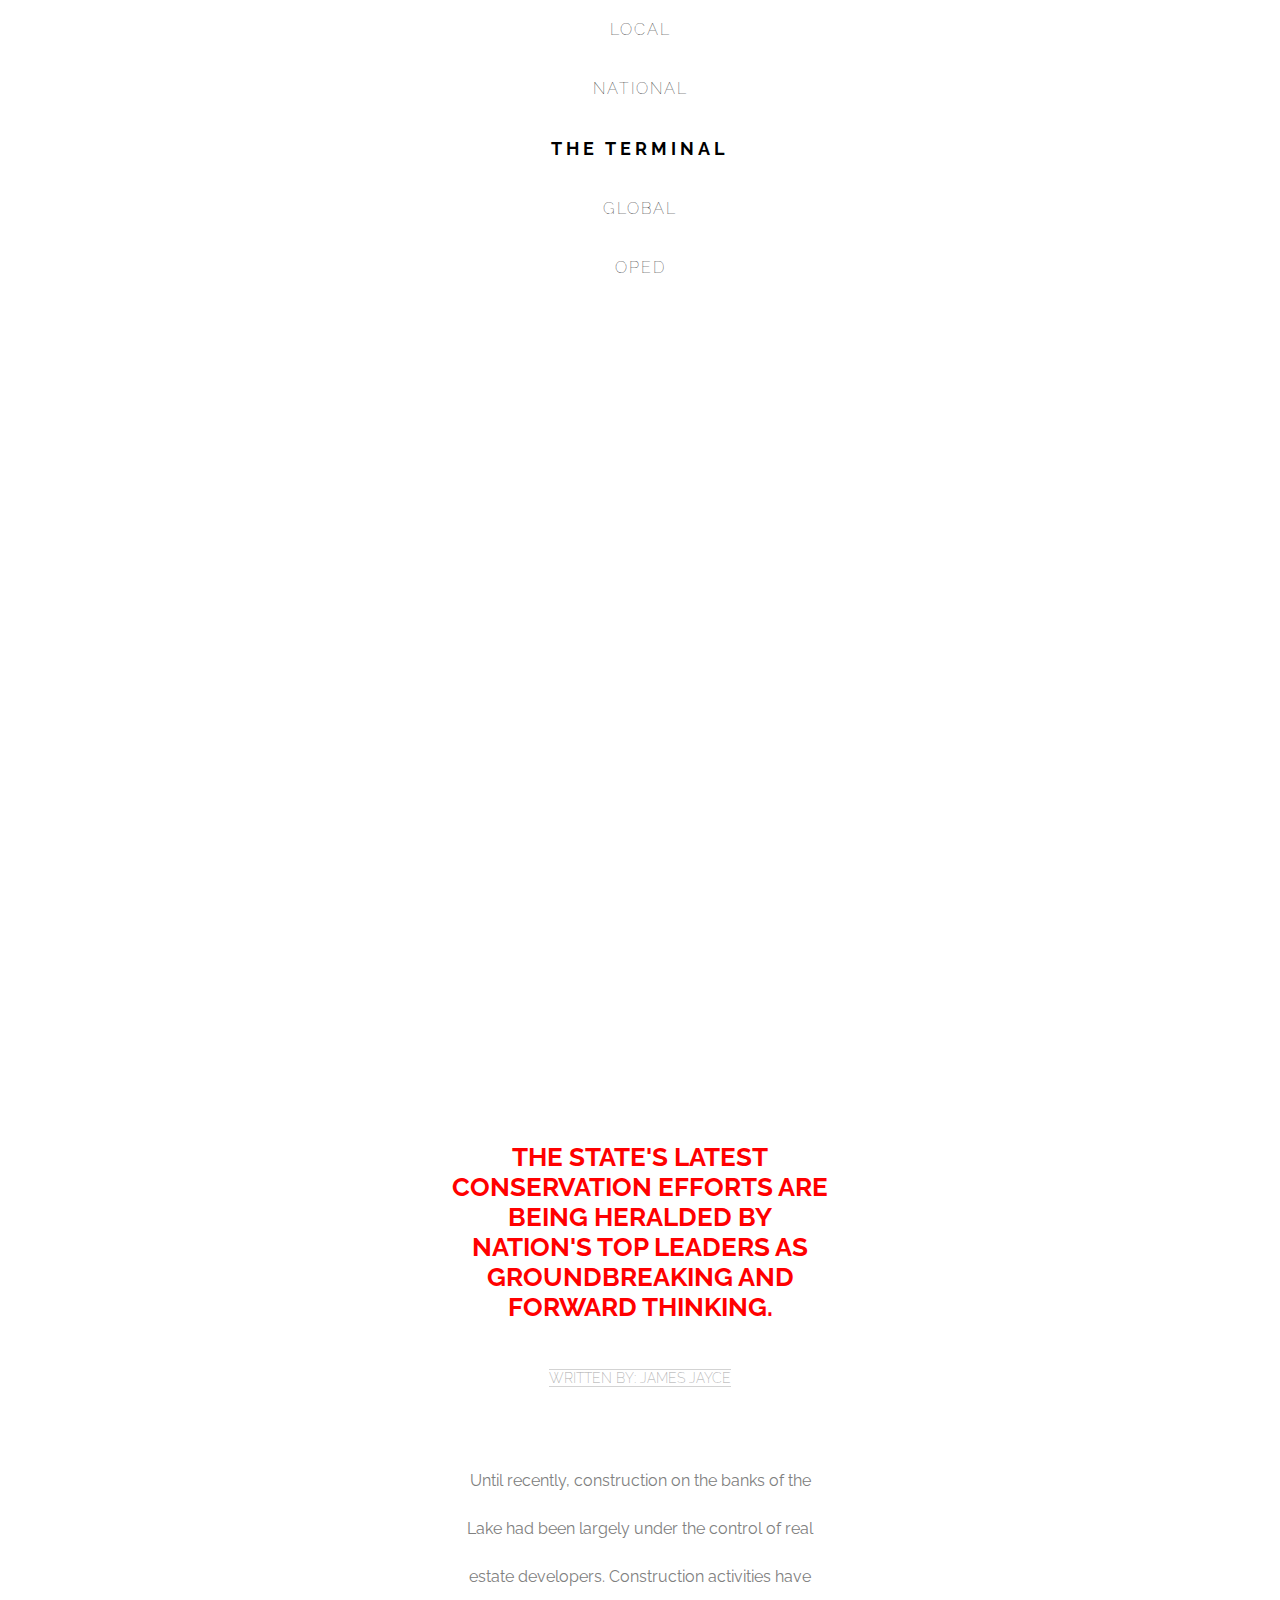
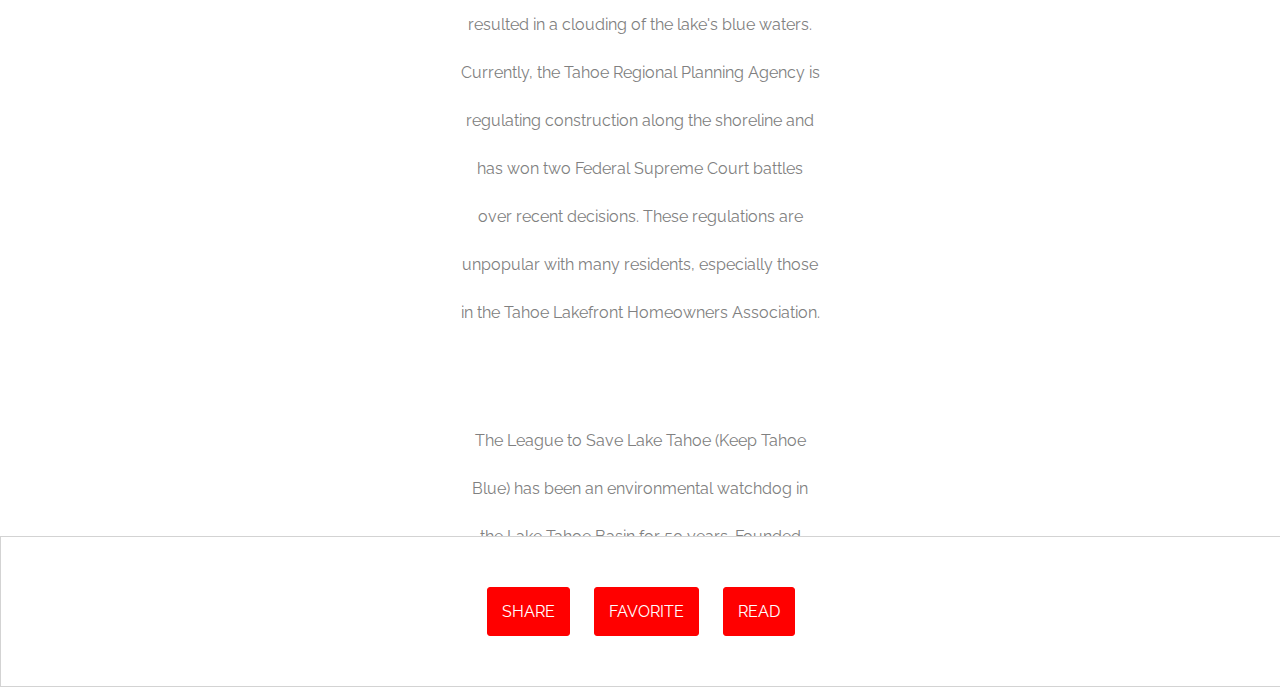
<file: CSS/Box Model/index.html>
<!DOCTYPE html>
<html>
<head>
  <title>The Terminal - Your Source for Fact-Based News</title>
  <link href="https://fonts.googleapis.com/css?family=Amatic+SC|Raleway:100,200,600,700" rel="stylesheet">
  <link rel="stylesheet" href="style.css">
</head>
<body>

  <nav class="navigation">
    <ul>
      <li>LOCAL</li>
      <li>NATIONAL</li>
      <li class="logo">THE TERMINAL</li>
      <li>GLOBAL</li>
      <li>OPED</li>
      <li class="donate">DONATE</li>
    </ul>
  </nav>

  <div id="banner">
    <div class="content">
      <h1>Conservation Efforts at Lake Tahoe Being Praised by Nation's Leaders</h1>
    </div>
  </div>

  <div id="main" class="content">
    <h3>THE STATE'S LATEST CONSERVATION EFFORTS ARE BEING HERALDED BY NATION'S TOP LEADERS AS GROUNDBREAKING AND FORWARD THINKING.</h3>
    <span class="byline">WRITTEN BY: JAMES JAYCE</span>
    <p>Until recently, construction on the banks of the Lake had been largely under the control of real estate developers. Construction activities have resulted in a clouding of the lake's blue waters. Currently, the Tahoe Regional Planning Agency is regulating construction along the shoreline and has won two Federal Supreme Court battles over recent decisions. These regulations are unpopular with many residents, especially those in the Tahoe Lakefront Homeowners Association.</p>

    <p>The League to Save Lake Tahoe (Keep Tahoe Blue) has been an environmental watchdog in the Lake Tahoe Basin for 50 years. Founded when a proposal to build a four-lane highway around the lake (with a bridge over the entrance to Emerald Bay) was proposed in 1957, the League has thwarted poorly designed development projects and environmentally unsound planning. The League embraces responsible and diversified use of the Lake's resources while protecting and restoring its natural attributes.</p>

    <div class="pull-quote">
      <h2>"THE LEAGUE EMBRACES RESPONSIBLE AND DIVERSIFIED USE OF THE LAKE'S RESOURCES WHILE PROTECTING AND RESTORING ITS NATURAL ATTRIBUTES"</h2>
    </div>

    <p>Since 1980, the Lake Tahoe Interagency Monitoring Program (LTIMP) has been measuring stream discharge and concentrations of nutrients and sediment in up to 10 tributary streams in the Lake Tahoe Basin, California-Nevada. The objectives of the LTIMP are to acquire and disseminate the water quality information necessary to support science-based environmental planning and decision making in the basin. The LTIMP is a cooperative program with support from 12 federal and state agencies with interests in the Tahoe Basin. This data set, together with more recently acquired data on urban runoff water quality, is being used by the Lahontan Regional Water Quality Control Board to develop a program (mandated by the Clean Water Act) to limit the flux of nutrients and fine sediment to the Lake.</p>

    <p>UC Davis remains a primary steward of the lake. The UC Davis Tahoe Environmental Research Center is dedicated to research, education and public outreach, and to providing objective scientific information for restoration and sustainable use of the Lake Tahoe Basin. Each year, it produces a well-publicized "State of the Lake" assessment report.</p>
  </div>

  <div class="share">
    <a href="#">SHARE</a>
    <a href="#">FAVORITE</a>
    <a href="#">READ</a>
  </div>

</body>
</html>
</file>
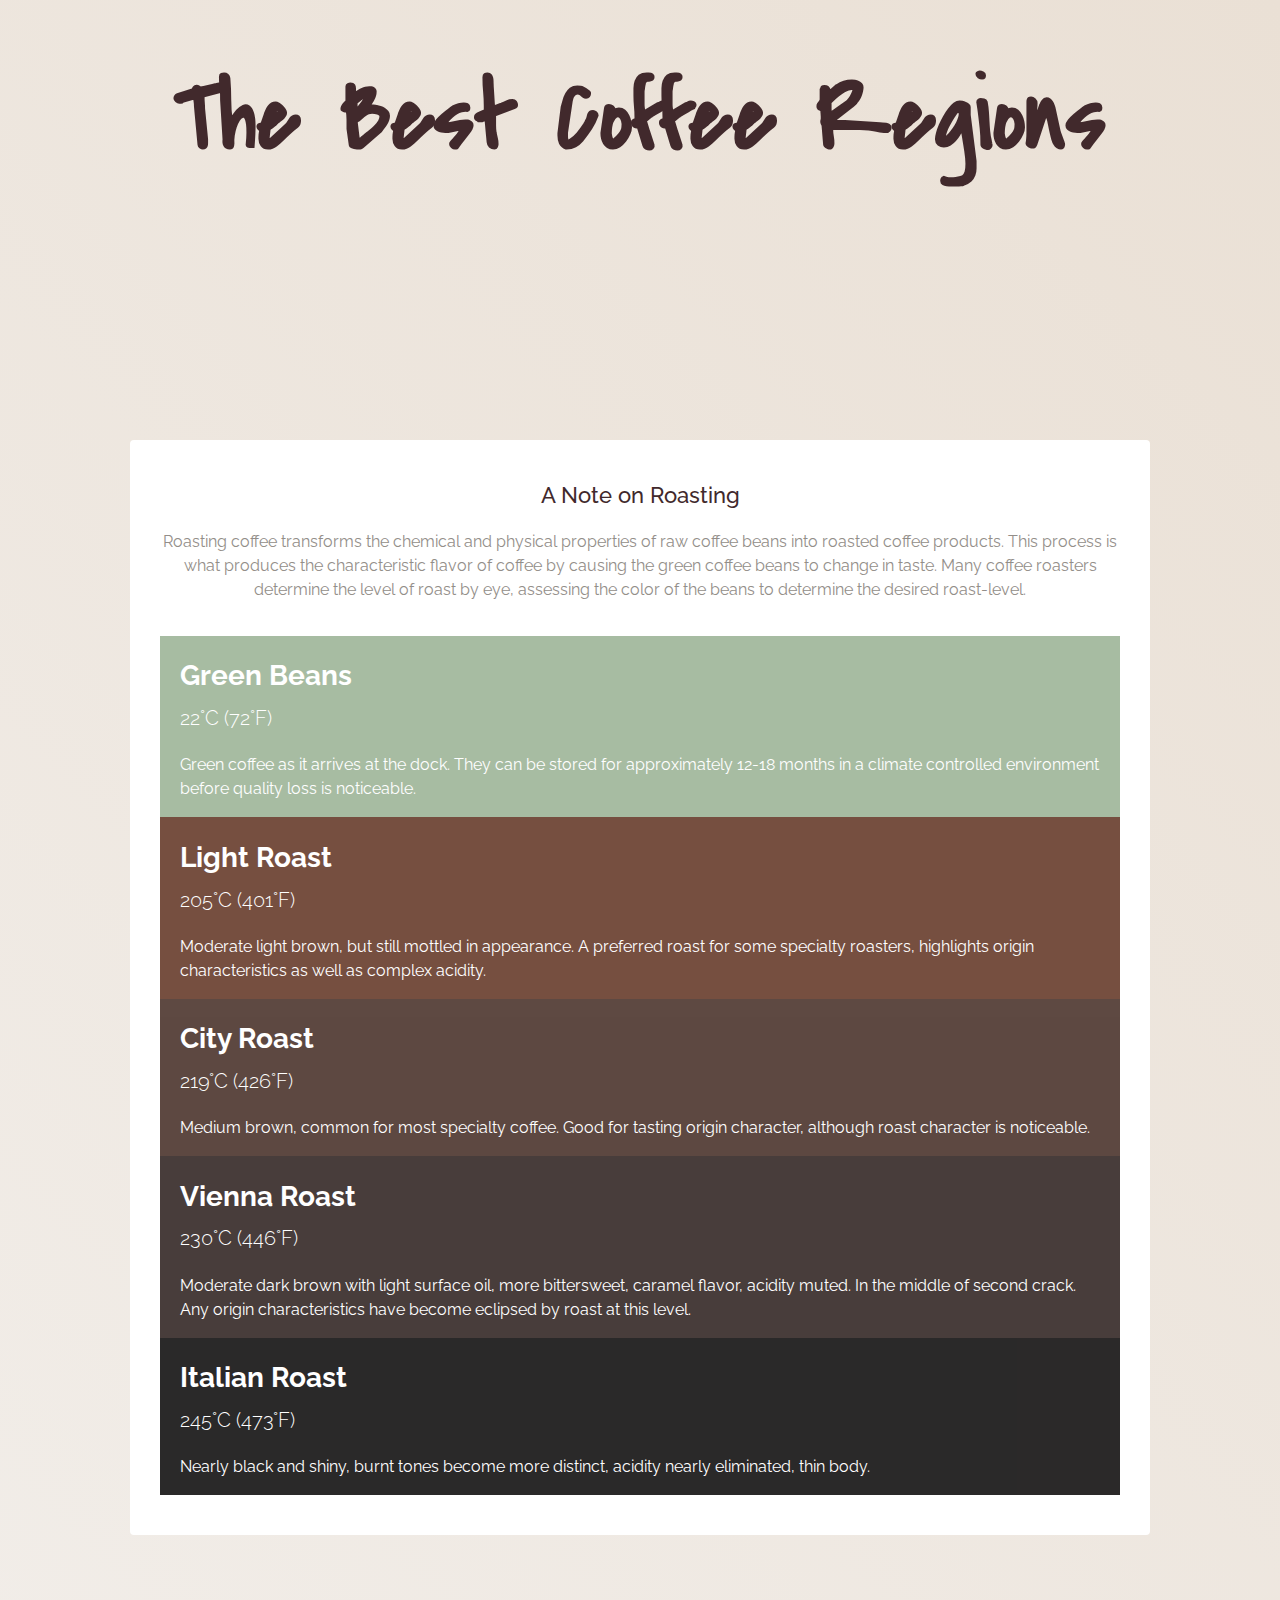
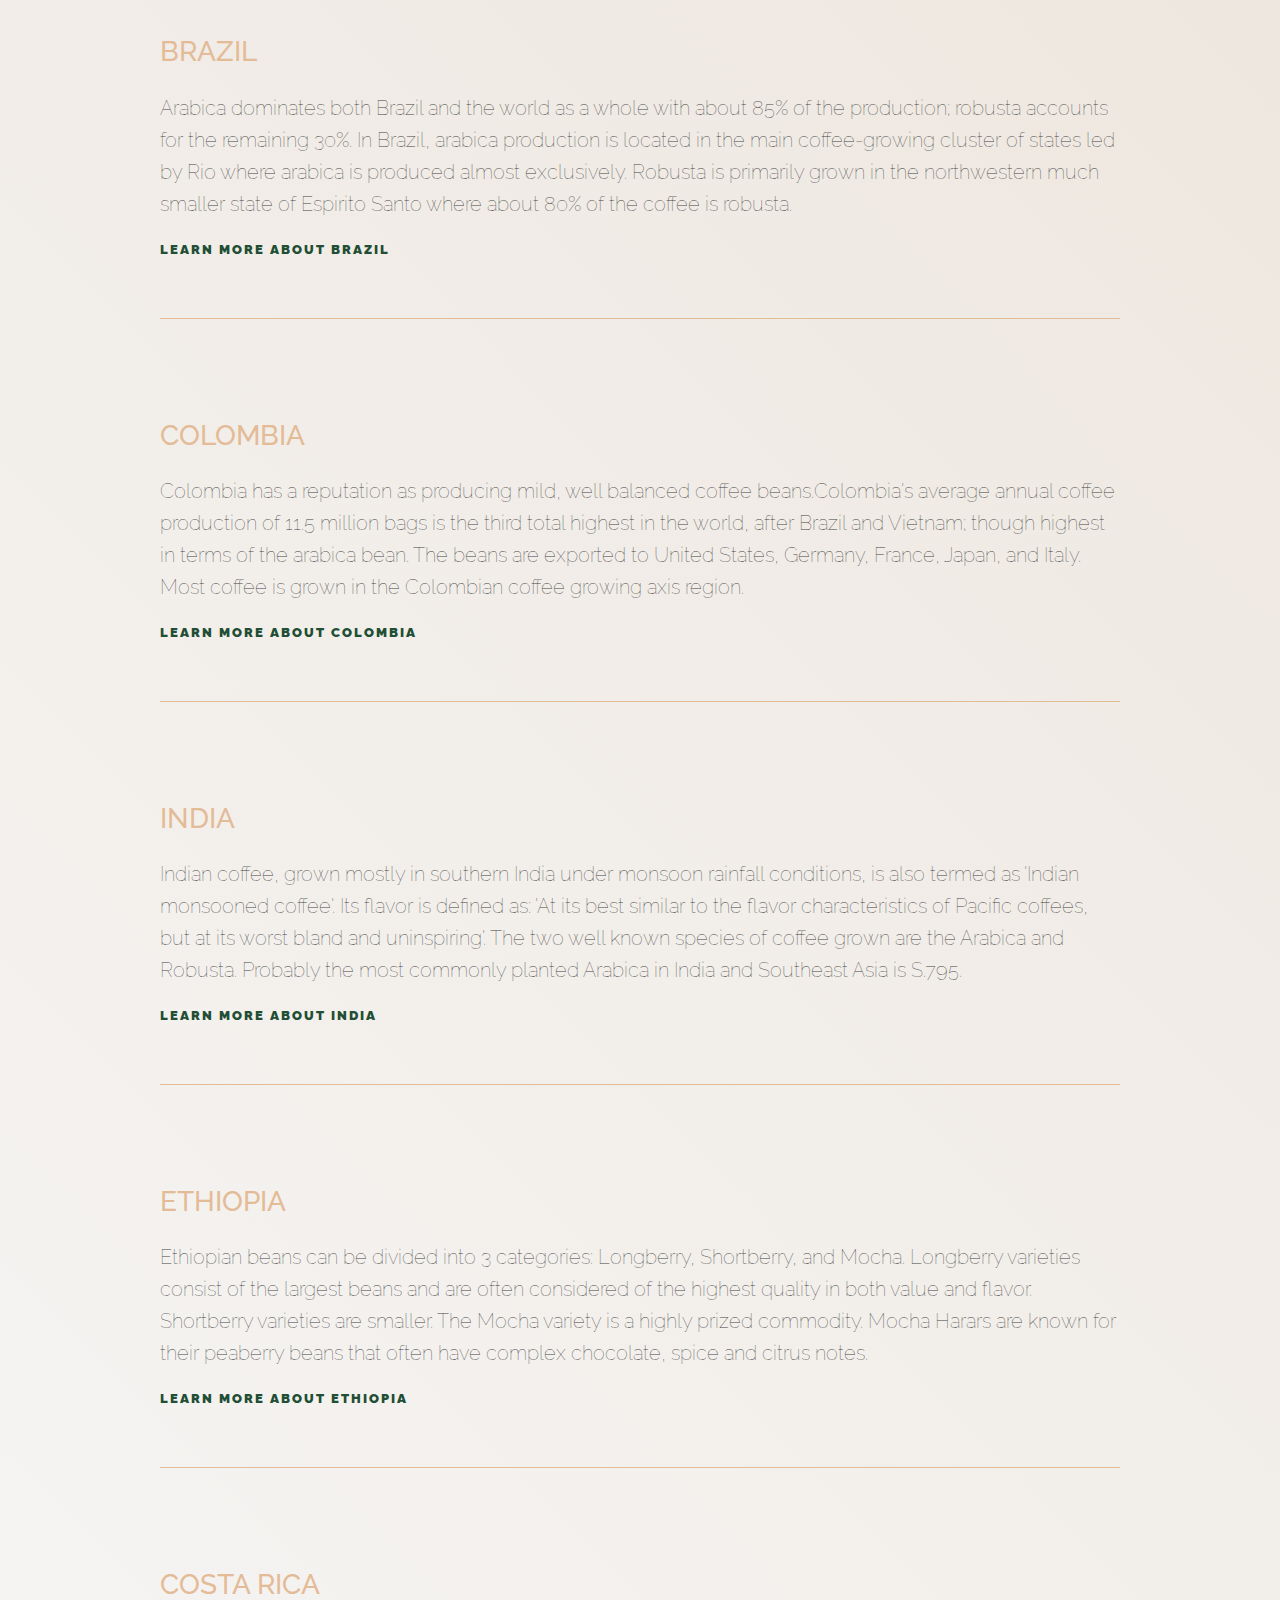
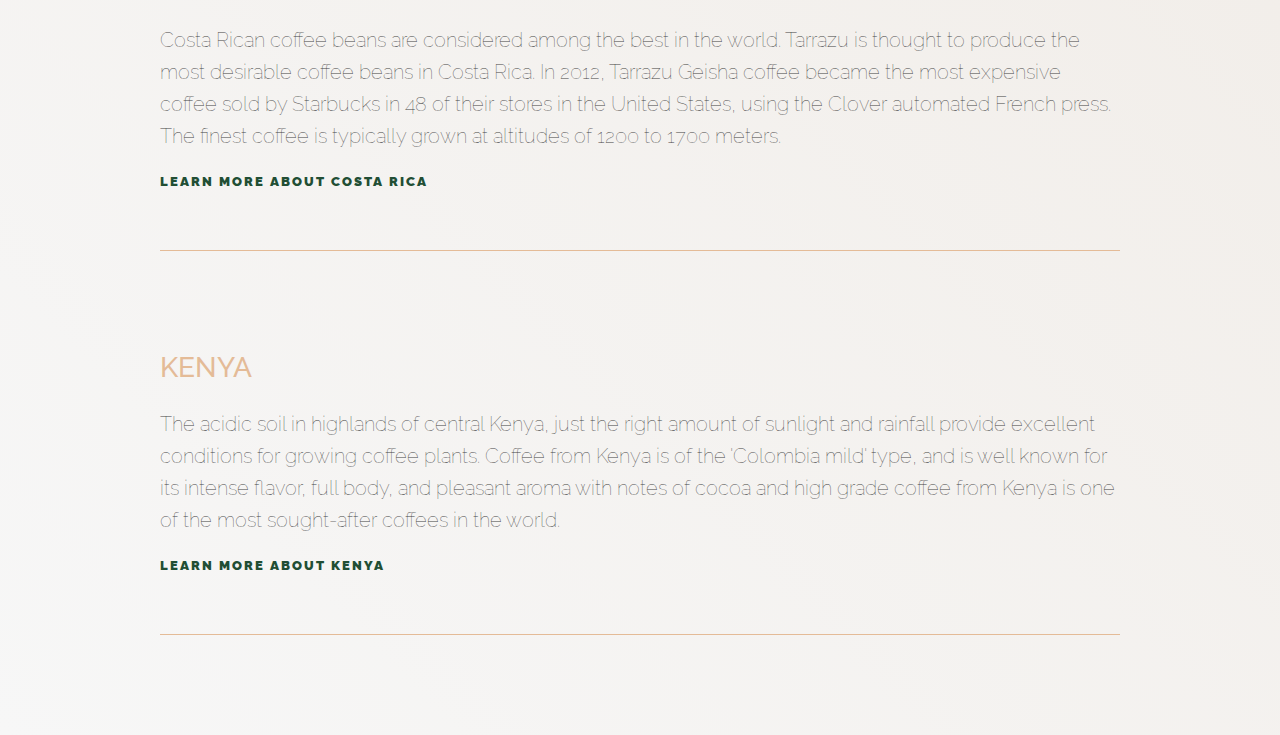
<file: CSS/Coffee - CSS Colors/index.html>
<!DOCTYPE html>
<html>
<head>
  <title>The Best Coffee - By Region</title>
  <link href='https://fonts.googleapis.com/css?family=Covered+By+Your+Grace|Raleway:100,500,600,800' rel='stylesheet'>
  <link rel='stylesheet' href='style.css'>
</head>
<body>

  <div class='header'>
    <h1>The Best Coffee Regions</h1>
  </div>

  <div class='roasting'>
    <h3>A Note on Roasting</h3>
    <p>Roasting coffee transforms the chemical and physical properties of raw coffee beans into roasted coffee products. This process is what produces the characteristic flavor of coffee by causing the green coffee beans to change in taste. Many coffee roasters determine the level of roast by eye, assessing the color of the beans to determine the desired roast-level.</p>
  <br>
      <div class='spectrum'>
        <div class='green'>
          <h4>Green Beans</h4>
          <h5>22&degC (72&degF)</h5>
          <p>Green coffee as it arrives at the dock. They can be stored for approximately 12-18 months in a climate controlled environment before quality loss is noticeable.</p>
        </div>
        <div class='light'>
          <h4>Light Roast</h4>
          <h5>205&degC (401&degF)</h5>
          <p>Moderate light brown, but still mottled in appearance. A preferred roast for some specialty roasters, highlights origin characteristics as well as complex acidity.</p>
        </div>
        <div class='city'>
          <h4>City Roast</h4>
          <h5>219&degC (426&degF)</h5>
          <p>Medium brown, common for most specialty coffee. Good for tasting origin character, although roast character is noticeable.</p>
        </div>
        <div class='vienna'>
          <h4>Vienna Roast</h4>
          <h5>230&degC (446&degF)</h5>
          <p>Moderate dark brown with light surface oil, more bittersweet, caramel flavor, acidity muted. In the middle of second crack. Any origin characteristics have become eclipsed by roast at this level.</p>
        </div>
        <div class='italian'>
          <h4>Italian Roast</h4>
          <h5>245&degC (473&degF)</h5>
          <p>Nearly black and shiny, burnt tones become more distinct, acidity nearly eliminated, thin body.</p>
        </div>
      </div>
  </div>

  <ul>
    <li>
      <h2>Brazil</h2>
      <p>Arabica dominates both Brazil and the world as a whole with about 85% of the production; robusta accounts for the remaining 30%. In Brazil, arabica production is located in the main coffee-growing cluster of states led by Rio where arabica is
        produced almost exclusively. Robusta is primarily grown in the northwestern much smaller state of Espirito Santo where about 80% of the coffee is robusta.</p>
      <a href='#'>Learn More about Brazil</a>
    </li>
    <li>
      <h2>Colombia</h2>
      <p>Colombia has a reputation as producing mild, well balanced coffee beans.Colombia's average annual coffee production of 11.5 million bags is the third total highest in the world, after Brazil and Vietnam; though highest in terms of the arabica
        bean. The beans are exported to United States, Germany, France, Japan, and Italy. Most coffee is grown in the Colombian coffee growing axis region.</p>
      <a href='#'>Learn More about Colombia</a>
    </li>
    <li>
      <h2>India</h2>
      <p>Indian coffee, grown mostly in southern India under monsoon rainfall conditions, is also termed as 'Indian monsooned coffee'. Its flavor is defined as: 'At its best similar to the flavor characteristics of Pacific coffees, but at its worst bland and uninspiring'. The two well known species of coffee grown are the Arabica and Robusta. Probably the most commonly planted Arabica in India and Southeast Asia is S.795.</p>
      <a href='#'>Learn More about India</a>
    </li>
    <li>
      <h2>Ethiopia</h2>
      <p>Ethiopian beans can be divided into 3 categories: Longberry, Shortberry, and Mocha. Longberry varieties consist of the largest beans and are often considered of the highest quality in both value and flavor. Shortberry varieties are smaller. The Mocha variety is a highly prized commodity. Mocha Harars are known for their peaberry beans that often have complex chocolate, spice and citrus notes.</p>
      <a href='#'>Learn More about Ethiopia</a>
    </li>
    <li>
      <h2>Costa Rica</h2>
      <p>Costa Rican coffee beans are considered among the best in the world. Tarrazu is thought to produce the most desirable coffee beans in Costa Rica. In 2012, Tarrazu Geisha coffee became the most expensive coffee sold by Starbucks in 48 of their stores in the United States, using the Clover automated French press. The finest coffee is typically grown at altitudes of 1200 to 1700 meters.</p>
      <a href='#'>Learn More about Costa Rica</a>
    </li>
    <li>
      <h2>Kenya</h2>
      <p>The acidic soil in highlands of central Kenya, just the right amount of sunlight and rainfall provide excellent conditions for growing coffee plants. Coffee from Kenya is of the 'Colombia mild' type, and is well known for its intense flavor, full body, and pleasant aroma with notes of cocoa and high grade coffee from Kenya is one of the most sought-after coffees in the world.</p>
      <a href='#'>Learn More about Kenya</a>
    </li>
  </ul>

</body>
</html>
</file>
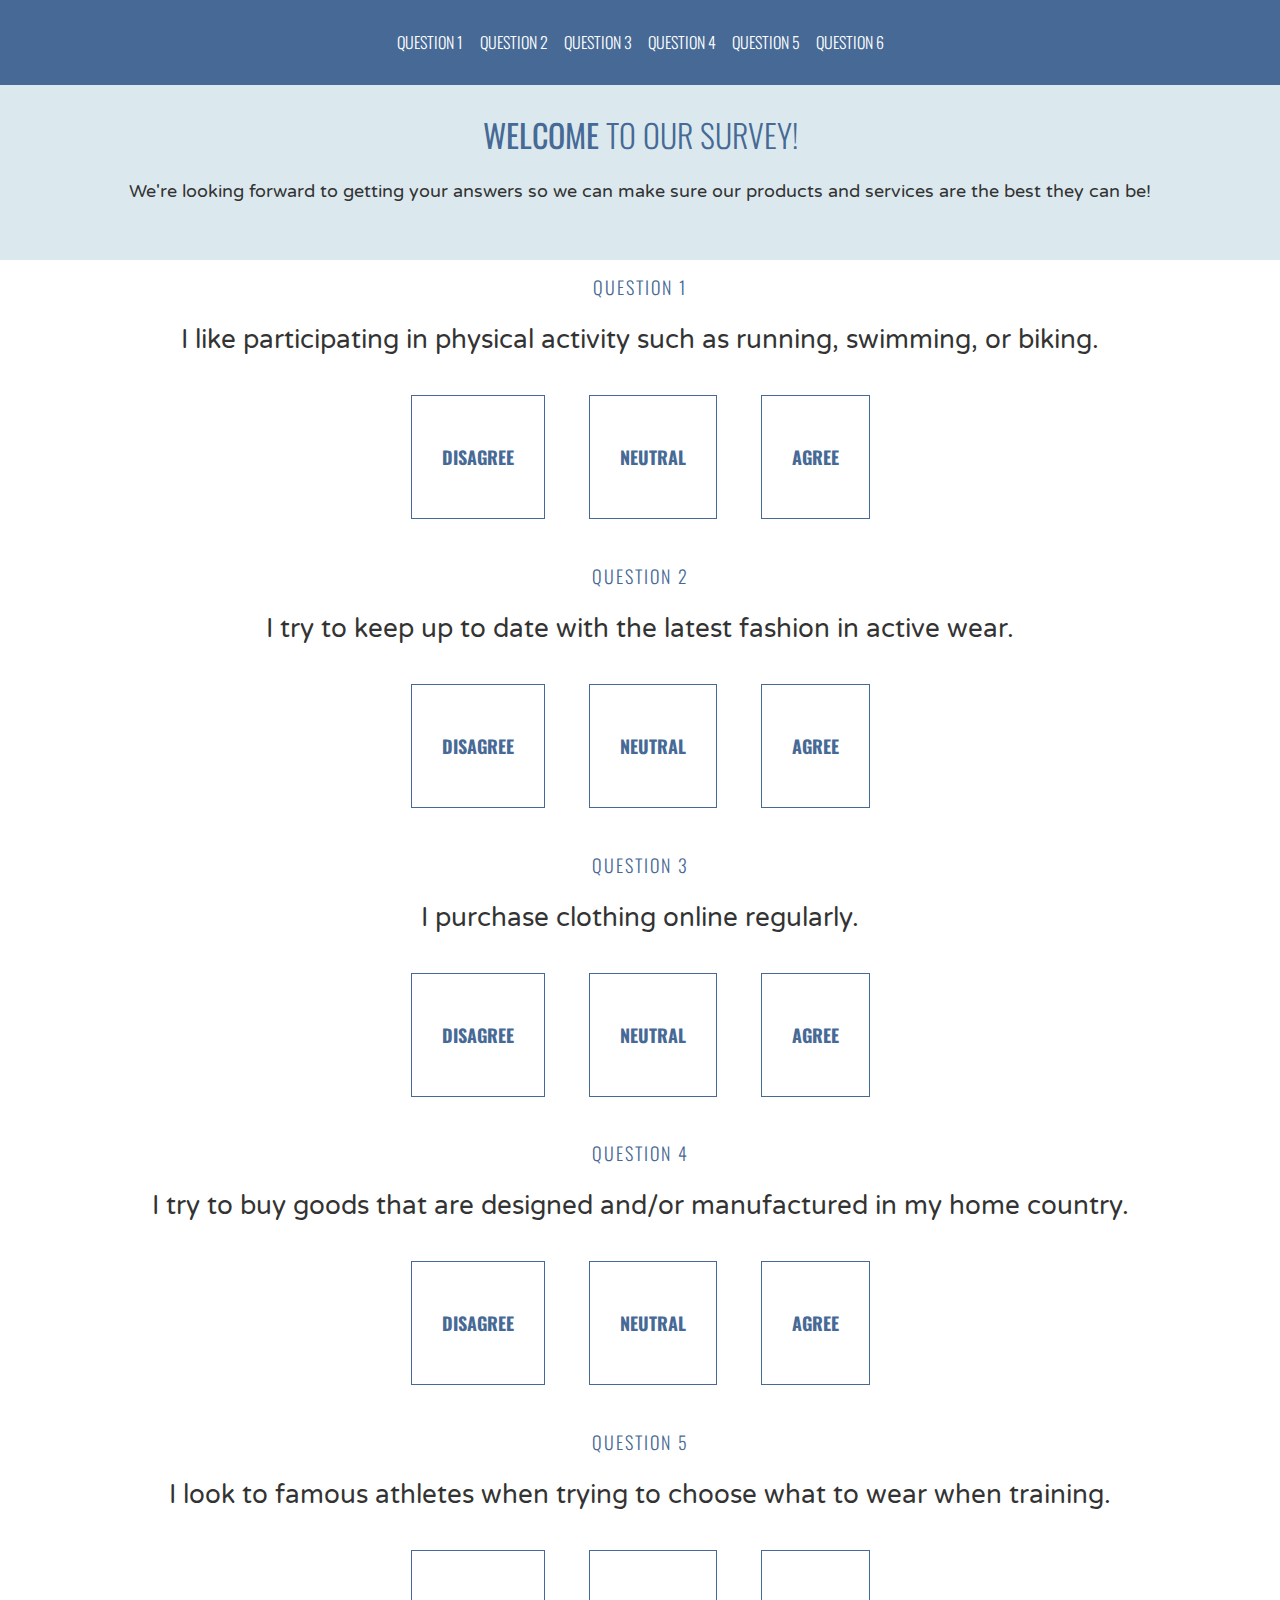
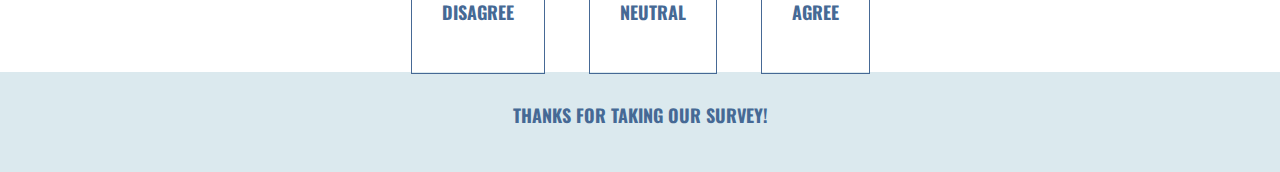
<file: CSS/Layout/index.html>
<!DOCTYPE html>
<html>
<head>
  <title>Please Participate in Our Survey!</title>
  <link href="https://fonts.googleapis.com/css?family=Oswald:300,700|Varela+Round" rel="stylesheet">
  <link rel="stylesheet" href="style.css">
</head>
<body>

  <header>
    <ul>
      <li>Question 1</li>
      <li>Question 2</li>
      <li>Question 3</li>
      <li>Question 4</li>
      <li>Question 5</li>
      <li>Question 6</li>
    </ul>
  </header>
  
  <div class="welcome">
    <h1><strong>Welcome</strong> to our survey!</h1>
    <p>We're looking forward to getting your answers so we can make sure our products and services are the best they can be!</p>
  </div>

  <div class="question">
    <h4>Question 1</h4>
    <h2>I like participating in physical activity such as running, swimming, or biking.</h2>

    <div class="answer">
      <h3>Disagree</h3>
    </div>

    <div class="answer">
      <h3>Neutral</h3>
    </div>

    <div class="answer">
      <h3>Agree</h3>
    </div>
  </div>

  <div class="question">
    <h4>Question 2</h4>
    <h2>I try to keep up to date with the latest fashion in active wear.</h2>

    <div class="answer">
      <h3>Disagree</h3>
    </div>

    <div class="answer">
      <h3>Neutral</h3>
    </div>

    <div class="answer">
      <h3>Agree</h3>
    </div>
  </div>

  <div class="question">
    <h4>Question 3</h4>
    <h2>I purchase clothing online regularly.</h2>

    <div class="answer">
      <h3>Disagree</h3>
    </div>

    <div class="answer">
      <h3>Neutral</h3>
    </div>

    <div class="answer">
      <h3>Agree</h3>
    </div>
  </div>

  <div class="question">
    <h4>Question 4</h4>
    <h2>I try to buy goods that are designed and/or manufactured in my home country.</h2>

    <div class="answer">
      <h3>Disagree</h3>
    </div>

    <div class="answer">
      <h3>Neutral</h3>
    </div>

    <div class="answer">
      <h3>Agree</h3>
    </div>
  </div>

  <div class="question">
    <h4>Question 5</h4>
    <h2>I look to famous athletes when trying to choose what to wear when training.</h2>

    <div class="answer">
      <h3>Disagree</h3>
    </div>

    <div class="answer">
      <h3>Neutral</h3>
    </div>

    <div class="answer">
      <h3>Agree</h3>
    </div>
  </div>
  <footer>
    <h3>Thanks for taking our survey!</h3>
  </footer>

</body>
</html>
</file>
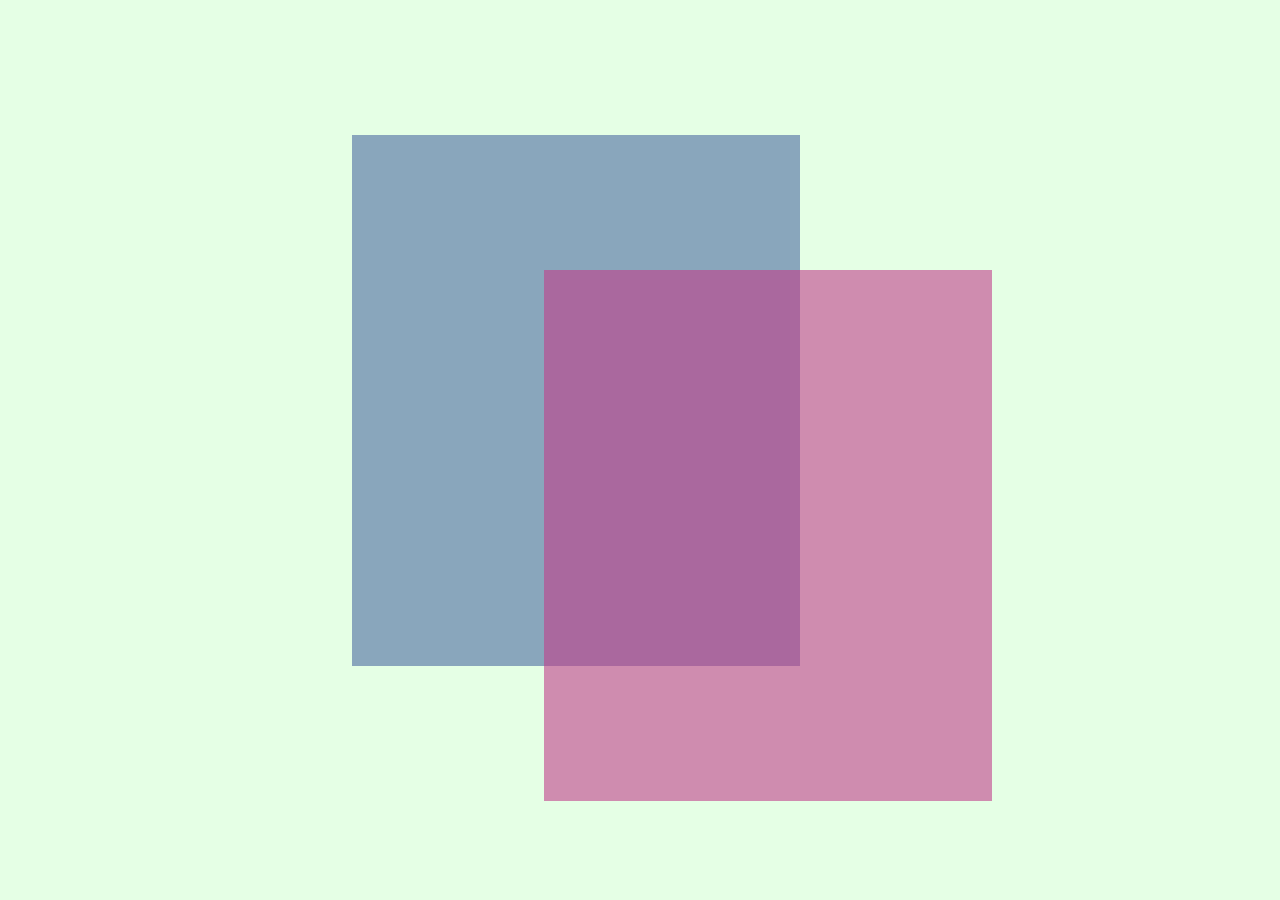
<file: CSS/RGB,HSL/index.html>
<!DOCTYPE html>
<html lang='en'>
<head>
  <meta charset='UTF-8'>
  <title>Color - HSLA</title>
  <link rel='stylesheet' href='style.css'>
</head>
<body>
  <div class='wrapper'>
    <div class='midground'>
      <div class='foreground'></div>
    </div>
  </div>
</body>
</html>
</file>
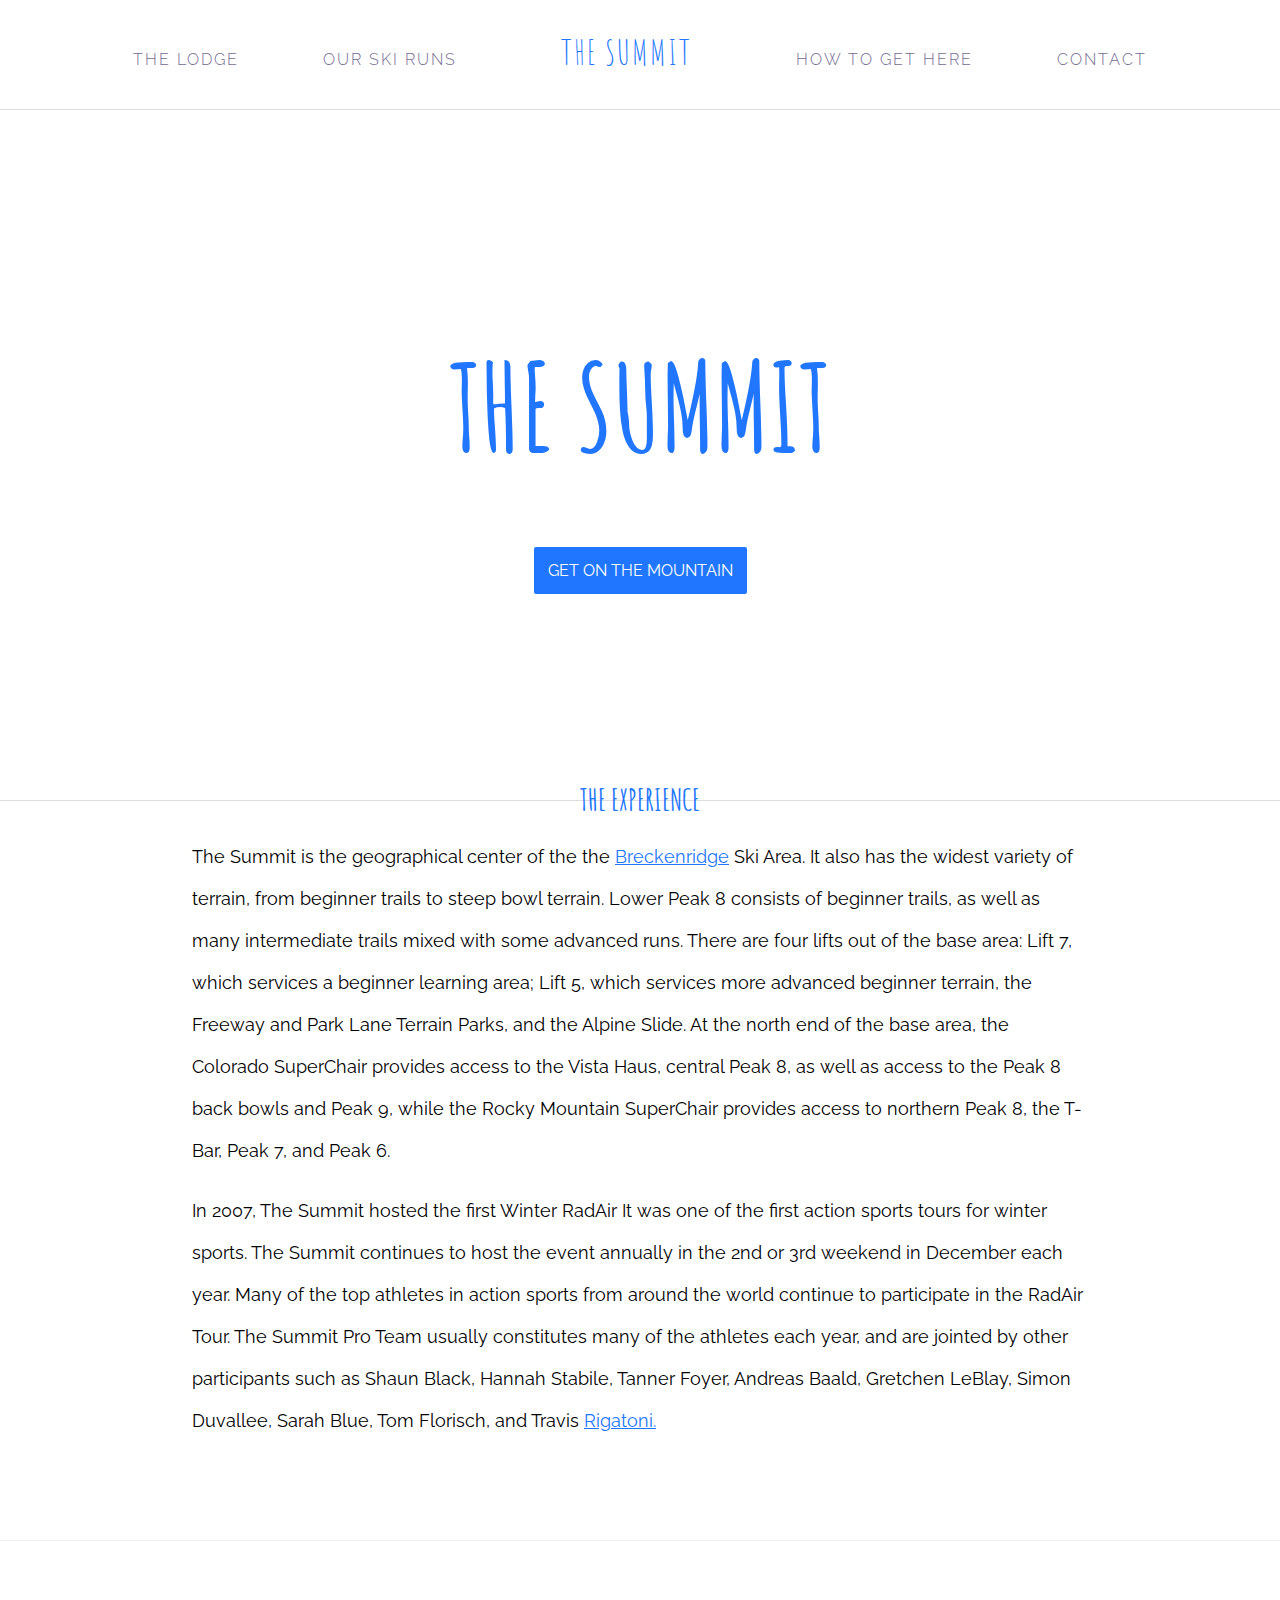
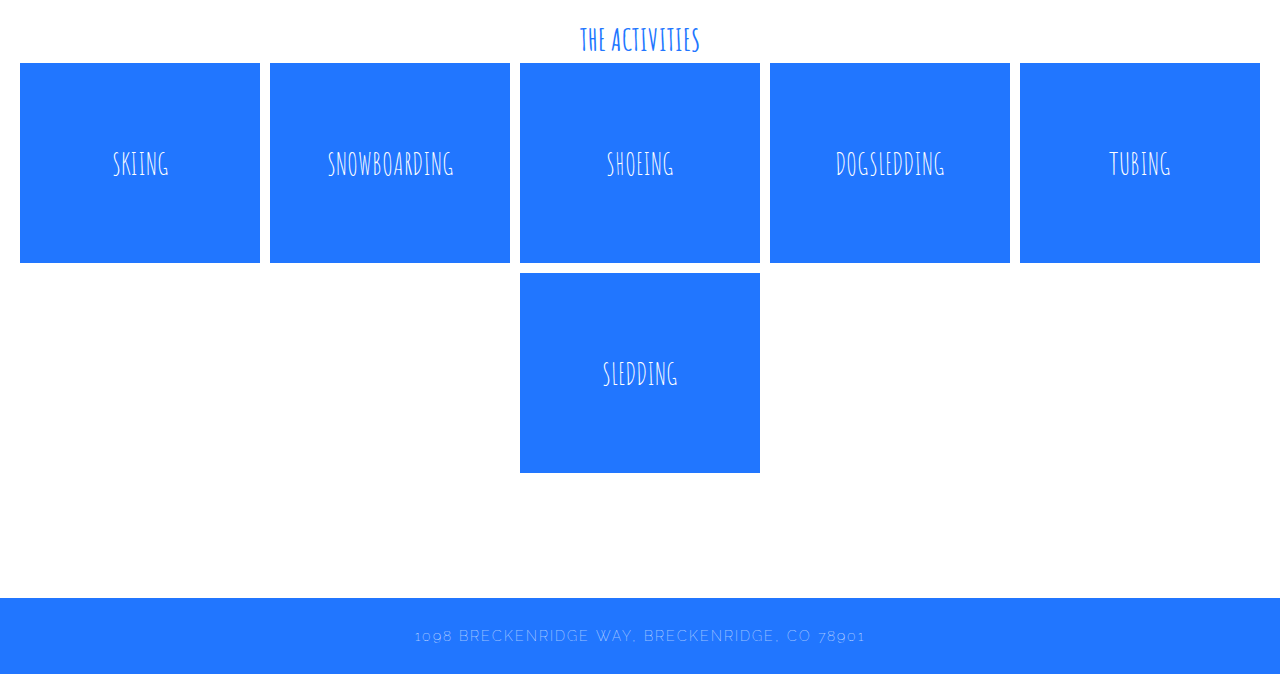
<file: CSS/The Summit/index.html>
<!DOCTYPE html>
<html>
  <head>
    <title>Experience the Summit at Breckenridge!</title>
    <link href="https://fonts.googleapis.com/css?family=Amatic+SC|Raleway:100,200,300,400,500,600,700,800,900" rel="stylesheet">
    <link rel="stylesheet" type="text/css" href="starting.css">
    <link rel="stylesheet" type="text/css" href="style.css">
  </head>
<body>
  <div class="navigation">
    <ul>
      <a class="nav-link">The Lodge</a>
      <a class="nav-link">Our Ski Runs</a>
      <a class="nav-link logo">The Summit</a>
      <a class="nav-link">How to Get Here</a>
      <a class="nav-link">Contact</a>
    </ul>
  </div>

  <div class="banner">
    <div class="banner-text">
      <h1>Experience</h1>
      <h2>The Summit</h2>
      <a href="#" class="btn">Get on the mountain</a>
    </div>
  </div>

  <div class="content">
    <h2>The Experience</h2>
    <div class="description">
      <p>The Summit is the geographical center of the the <a href="http://www.gobreck.com/">Breckenridge</a> Ski Area. It also has the widest variety of terrain, from beginner trails to steep bowl terrain. Lower Peak 8 consists of beginner trails, as well as many intermediate trails mixed with some advanced runs. There are four lifts out of the base area: Lift 7, which services a beginner learning area; Lift 5, which services more advanced beginner terrain, the Freeway and Park Lane Terrain Parks, and the Alpine Slide. At the north end of the base area, the Colorado SuperChair provides access to the Vista Haus, central Peak 8, as well as access to the Peak 8 back bowls and Peak 9, while the Rocky Mountain SuperChair provides access to northern Peak 8, the T-Bar, Peak 7, and Peak 6.</p>
      <p>In 2007, The Summit hosted the first Winter RadAir It was one of the first action sports tours for winter sports. The Summit continues to host the event annually in the 2nd or 3rd weekend in December each year. Many of the top athletes in action sports from around the world continue to participate in the RadAir Tour. The Summit Pro Team usually constitutes many of the athletes each year, and are jointed by other participants such as Shaun Black, Hannah Stabile, Tanner Foyer, Andreas Baald, Gretchen LeBlay, Simon Duvallee, Sarah Blue, Tom Florisch, and Travis <a href="https://www.google.com/search?q=rigatoni&rlz=1C5CHFA_enUS751US751&source=lnms&tbm=isch&sa=X&ved=0ahUKEwj5qu257ZvYAhVp3IMKHfkHDyUQ_AUICigB&biw=948&bih=1103">Rigatoni.</a></p>
    </div>
  </div>

  <div class="activities-panel">
    <h2>The Activities</h2>
    <a class="activity">
      Skiing
    </a>
    <a class="activity">
      Snowboarding
    </a>
    <a class="activity">
      Shoeing
    </a>
    <a class="activity">
      Dogsledding
    </a>
    <a class="activity">
      Tubing
    </a>
    <a class="activity">
      Sledding
    </a>
  </div>

  <div class="footer">
    <h2>1098 Breckenridge Way, Breckenridge, CO 78901</h2>
  </div>

  </body>
</html>
</file>
<file: CSS/Box Model/style.css>
body {
    background-color: white;
    font-family: 'Raleway', sans-serif;
    margin: 0;
    padding: 0;
  }
  
  .navigation ul {
    margin: 0;
    padding: 0;
    text-align: center;
  }
  
  .navigation li {
    font-weight: 100;
    letter-spacing: 2px;
    padding: 20px;
  }
  
  .navigation  li.logo {
    color: black;
    font-size: 18px;
    font-weight: 700;
    letter-spacing: 4px;
  }
  
  .donate{
    visibility: hidden;
  }
  
  #banner {
    background-image: url("https://content.codecademy.com/courses/web-101/unit-6/htmlcss1-img_tahoe.jpeg");
    background-size: cover;
    background-position: bottom center;
    height: 700px;
    width: 100%;
  }
  
  #banner .content h1 {
    border: 3px solid white;
    position: relative;
    top: 50px;
    width: 400px;
    margin: 0 auto;
  }
  
  #main {
    margin: 0 auto;
    padding: 40px;
    text-align: center;
    width: 400px;
    height: 1000px;
    overflow: scroll;
  }
  
  h1 {
    color: white;
    font-size: 42px;
    font-weight: 600;
    text-align: center;
  }
  
  h2 {
    border: 1px dotted red;
    color: red;
    font-size: 14px;
    line-height: 48px;
    padding: 20px 30px;
    margin: 30px 20px;
    text-align: center;
  }
  
  h3 {
    color: red;
    font-size: 26px;
    font-weight: 700;
    padding: 20px 10px;
  }
  
  p {
    color: grey;
    font-size: 16px;
    line-height: 48px;
    margin-top: 60px;
    padding: 10px 20px;
  }
  
  .pull-quote {
    margin: 0 auto;
    width: 400px;
  }
  
  .byline {
    border-bottom: 1px solid LightGrey;
    border-top: 1px solid LightGrey;
    color: DarkGrey;
    font-size: 14px;
    font-weight: 200;
  }
  
  .share {
    border: 1px solid LightGrey;
    padding: 40px 0px;
    position: relative;
    text-align: center;
    width: 100%;
  }
  
  .share a {
    background: red;
    border: 1px solid red;
    border-radius: 3px;
    color: white;
    display: inline-block;
    margin: 10px;
    padding: 14px;
    text-decoration: none;
  }
  
  .share a:hover {
    background: white;
    border: 1px solid red;
    color: red;
  }
</file>
<file: CSS/Coffee - CSS Colors/style.css>
body {
    padding: 0;
    margin: 0;
    background: #F7F7F7;
    /* Old browsers */
    background: -moz-linear-gradient(45deg, #F7F7F7 0%, #EAE0D5 100%);
    /* FF3.6-15 */
    background: -webkit-linear-gradient(45deg, #F7F7F7 0%, #EAE0D5 100%);
    /* Chrome10-25,Safari5.1-6 */
    background: linear-gradient(45deg, #F7F7F7 0%, #EAE0D5 100%);
  }
  
  /** Header styles **/
  .header {
    background-image: url(https://images.unsplash.com/photo-1455267847942-f4fdb784f0c5?dpr=1&auto=format&crop=entropy&fit=crop&w=1500&h=1000&q=80&cs=tinysrgb);
    height: 400px;
    background-position: center center;
  }
  
  .roasting {
    margin: 40px auto;
    padding: 20px 30px 40px 30px;
    background-color: #FFFFFF;
    overflow: auto;
    width: 75%;
    border-radius: 4px;
    align-self: center;
  }
  
  .roasting p {
    color: #938E89;
    text-align: center;
    line-height: 24px;
    font-family: 'Raleway', sans-serif;
    font-size: 16px;
    font-weight: 400;
  }
  
  .spectrum div {
    font: inherit;
    padding: 0 20px;
    color: #FFFFFF;
    overflow: auto;
    opacity: 0.9;
  }
  
  .spectrum p {
    color: #FFFFFF;
    text-align: left;
  }
  
  /* Roast types */
  .green {
    background-color: #9EB599;
  }
  
  .light {
    background-color: #683C2C;
  }
  
  .city {
    background-color: #4C352D;
  }
  
  .vienna {
    background-color: #352926;
  }
  
  .italian {
    background-color: #141212;
  }
  
  /* Typography */
  h1 {
    color: #41292C;
    font-family: 'Covered By Your Grace', sans-serif;
    font-size: 100px;
    line-height: 76px;
    margin: 0;
    position: relative;
    text-align: center;
    top: 20%;
    color: darkbrown;
  }
  
  h2 {
    color: #E4BB97;
    font-family: 'Raleway', sans-serif;
    font-size: 28px;
    font-weight: 500;
    text-align: left;
    text-transform: uppercase;
  }
  
  h3 {
    color: #41292C;
    font-family: 'Raleway', sans-serif;
    font-size: 22px;
    font-weight: 500;
    text-align: center;
  }
  
  h4 {
    font-family: 'Raleway', sans-serif;
    font-size: 28px;
    font-weight: 700;
    line-height: .2em;
  }
  
  h5 {
    font-family: 'Raleway', sans-serif;
    font-size: 20px;
    line-height: .2em;
    font-weight: 300;
  }
  
  /* Page elements */
  ul {
    margin: 0 auto;
    padding: 0;
    width: 75%;
  }
  
  li {
    border-bottom: 1px solid #E4BB97;
    list-style: none;
    margin: 100px 0px;
    padding-bottom: 60px;
  }
  
  p {
    color: #444444;
    line-height: 32px;
    font-family: 'Raleway', sans-serif;
    font-size: 20px;
    font-weight: 100;
  }
  
  a {
    color: #214E34;
    font-family: 'Raleway', sans-serif;
    font-size: 13px;
    font-weight: 900;
    text-align: left;
    text-transform: uppercase;
    text-decoration: none;
    letter-spacing: 2px;
  }
</file>
<file: CSS/Layout/style.css>
body {
    background-color: #FFF;
    margin: 0 auto;
  }
  
  header {
    background-color: #466995;
    border-bottom: 1px solid #466995;
    position: fixed;
    width: 100%;
    z-index: 10;
  }
  
  ul {
    margin: 30px auto;
    padding: 0 20px;
    text-align: center;
  }
  
  li {
    color: #FFF;
    font-family: 'Oswald', sans-serif;
    font-size: 16px;
    font-weight: 300;
    text-transform: uppercase;
    display: inline-block;
    width: 80px;  
  }
  
  li:hover {
    color: #DBE9EE;
  }
  
  h1 {
    color: #466995;
    font-family: 'Oswald', sans-serif;
    font-size: 32px;
    font-weight: 300;
    text-transform: uppercase;
  }
  
  h2 {
    color: #333;
    font-family: 'Varela Round', sans-serif;
    font-size: 26px;
    font-weight: 100;
    margin: 0 auto 20px auto;
  }
  
  h3 {
    color: #466995;
    font-family: 'Oswald', sans-serif;
    font-size: 18px;
    text-align: center;
    font-weight: 700;
    text-transform: uppercase;
    padding: 30px;
  }
  
  h4 {
    color: #466995;
    font-family: 'Oswald', sans-serif;
    font-size: 18px;
    font-weight: 300;
    letter-spacing: 2px;
    text-align: center;
    text-transform: uppercase
  }
  
  p {
    color: #333;
    font-family: 'Varela Round', sans-serif;
    font-size: 18px;
  }
  
  footer {
    background-color: #DBE9EE;
    text-align: center;
    height: 100px;
  }
  
  .welcome {
    background-color: #DBE9EE;
    box-sizing: border-box;
    padding: 40px;
    text-align: center;
    width: 100%;
    position: relative;
    top: 50px;
  }
  
  .question {
    text-align: center;
    position: relative;
    top: 40px;
  }
  
  .answer {
    border: 1px solid #466995;
    margin: 20px;
    display: inline-block;
  }
  
  .answer:hover {
    background: #C0D6DF;
    color: #FFF;
  }
</file>
<file: CSS/RGB,HSL/style.css>
html,
body {
  margin: 0;
  height: 100%;
}

.wrapper {
  position: relative;
  margin: auto;
  padding: 0;
  max-width: 75vw;
}

.midground, .foreground {
  position: absolute;
  top: 0;
  left: 0;
  display: inline-block;
  margin: 15vh 0 0 15vw;
  padding: 0;
  width: 35vw;
  height: 59vh;
}

body {
  background-color: rgba(0, 255, 0, 0.1);
}

.midground {
  background-color: hsla(225, 100%, 25%, 0.4);
}

.foreground {
  background-color: hsla(325, 50%, 50%, 0.6);
}
</file>
<file: CSS/The Summit/starting.css>
body{
    background-color: #ffffff;
    margin: 0px;
    padding:0px;
  }
  .navigation{
    box-sizing: border-box;
    background-color: #ffffff;
    border-bottom: 1px solid #dddddd;
    left: 0px;
    overflow-y: auto;
    padding:30px;
    position: fixed;
    text-align: center;
    top: 0px;
    width: 100%;
    z-index: 999;
  }
  ul{
    margin: 0px;
    padding: 0px;
  }
  .navigation a{
    color: #736B92;
    display: inline-block;
    font-family: 'Raleway', sans-serif;
    font-size: 16px;
    font-weight: 300;
    letter-spacing: 2px;
    padding: 10px 40px;
    text-transform: uppercase;
  }
  a.logo{
    color: #2176FF;
    font-family: 'Amatic SC',sans-serif;
    font-size: 34px;
    padding: 0px 60px;
    text-align: center;
    text-transform: uppercase;
  }
  .banner{
    background-image: url("https://images.unsplash.com/photo-1418290232843-5d7a0bd93f7d?dpr=1&auto=format&crop=entropy&fit=crop&w=1500&h=1001&q=80&cs=tinysrgb");
    background-position: center top;
    background-size: cover;
    border-bottom: 1px solid #dddddd;
    height: 700px;
    position: relative;
    text-align: center;
    top: 100px;
    width: 100%;
  }
  .banner-text{
    position: relative;
    top: 200px;
  }
  h1{
    color: #ffffff;
    font-family: 'Raleway',sans-serif;
    font-size: 60px;
    font-weight: 100;
    letter-spacing: 2px;
    margin: 0px;
    text-align: center;
    text-transform: uppercase;
  }
  h2{
    color: #2176FF;
    font-family: 'Amatic SC',sans-serif;
    font-size: 30px;
    margin: 0px;
    text-align: center;
    text-transform: uppercase;
  }
  .banner h2{
    font-size: 120px;
    margin: -40px 0px 80px 0px;
  }
  .content{
    background-image: url('https://content.codecademy.com/courses/learn-links-and-buttons/project/mountain1.jpg');
    background-position: center top;
    background-size: cover;
    border-bottom: 1px solid #eeeeee;
    margin: 0 auto;
    overflow-y: auto;
    padding: 80px 0px;
    position: relative;
    text-align: center;
  }
  p{
    color: #000000;
    font-family: 'Raleway',sans-serif;
    font-size: 18px;
    line-height: 42px;
    text-align: left;
  }
  .description{
    display: inline-block;
    width: 70%;
  }
  .activities-panel{
    margin-bottom: 40px;
    padding: 80px 0px;
    text-align: center;
    display: flex;
    align-items: flex-start;
    flex-wrap: wrap;
    justify-content: center;
  }
  .activities-panel h2 {
    width: 100%;
  }
  .activity{
    background-color: #2176FF;
    box-sizing: border-box;
    width: 240px;
    height: 200px;
    display: flex;
    align-items: center;
    justify-content: center;
    color: #fff;
    font-family: 'Amatic SC',sans-serif;
    font-size: 30px;
    text-align: center;
    text-transform: uppercase;
    margin: 5px;
  }
  .footer{
    background-color: #2176FF;
    padding: 30px;
    text-align: center;
  }
  .footer h2{
    color: #ffffff;
    font-family: 'Raleway',sans-serif;
    font-size: 14px;
    font-weight: 100;
    letter-spacing: 2px;
  }
  
  a {
    cursor: default;
    text-decoration-line: none;
  }
</file>
<file: CSS/The Summit/style.css>
a {
    color: #2176FF;
    text-decoration: underline;
    cursor: pointer;
  }
   
  a:hover {
    text-decoration: none;
  }
  
  .nav-link {
    text-decoration: none;
  }
   
  .nav-link:hover {
    color: #5495ff;
  }
  
  .btn {
    background-color: #2176FF;
    border-radius: 2px;
    color: #ffffff;
    font-family: 'Raleway',sans-serif;
    font-size: 16px;
    font-weight: 400;
    padding: 14px;
    text-decoration: none;
    text-transform: uppercase;
    cursor: pointer;
  }
  
  .btn:hover {
    background-color: #fff;
    color: #2176FF;
    transition: color .1s ease-in, background-color .1s ease-in;
  }
   
  .btn:active {
    font-size: 18px;
    transition: font-size .1s ease-in-out;
  }
  
  .activity {
    border: 1px solid #2176FF;
    cursor: pointer;
    text-decoration: none;
  }
  
  .activity:hover {
    background-color: #fff;
    color: #5495ff;
    transition: color .1s ease-in, background-color .1s ease-in;
  }
   
  .activity:active {
    font-size: 40px;
    transition: font-size .1s;
  }
</file>
